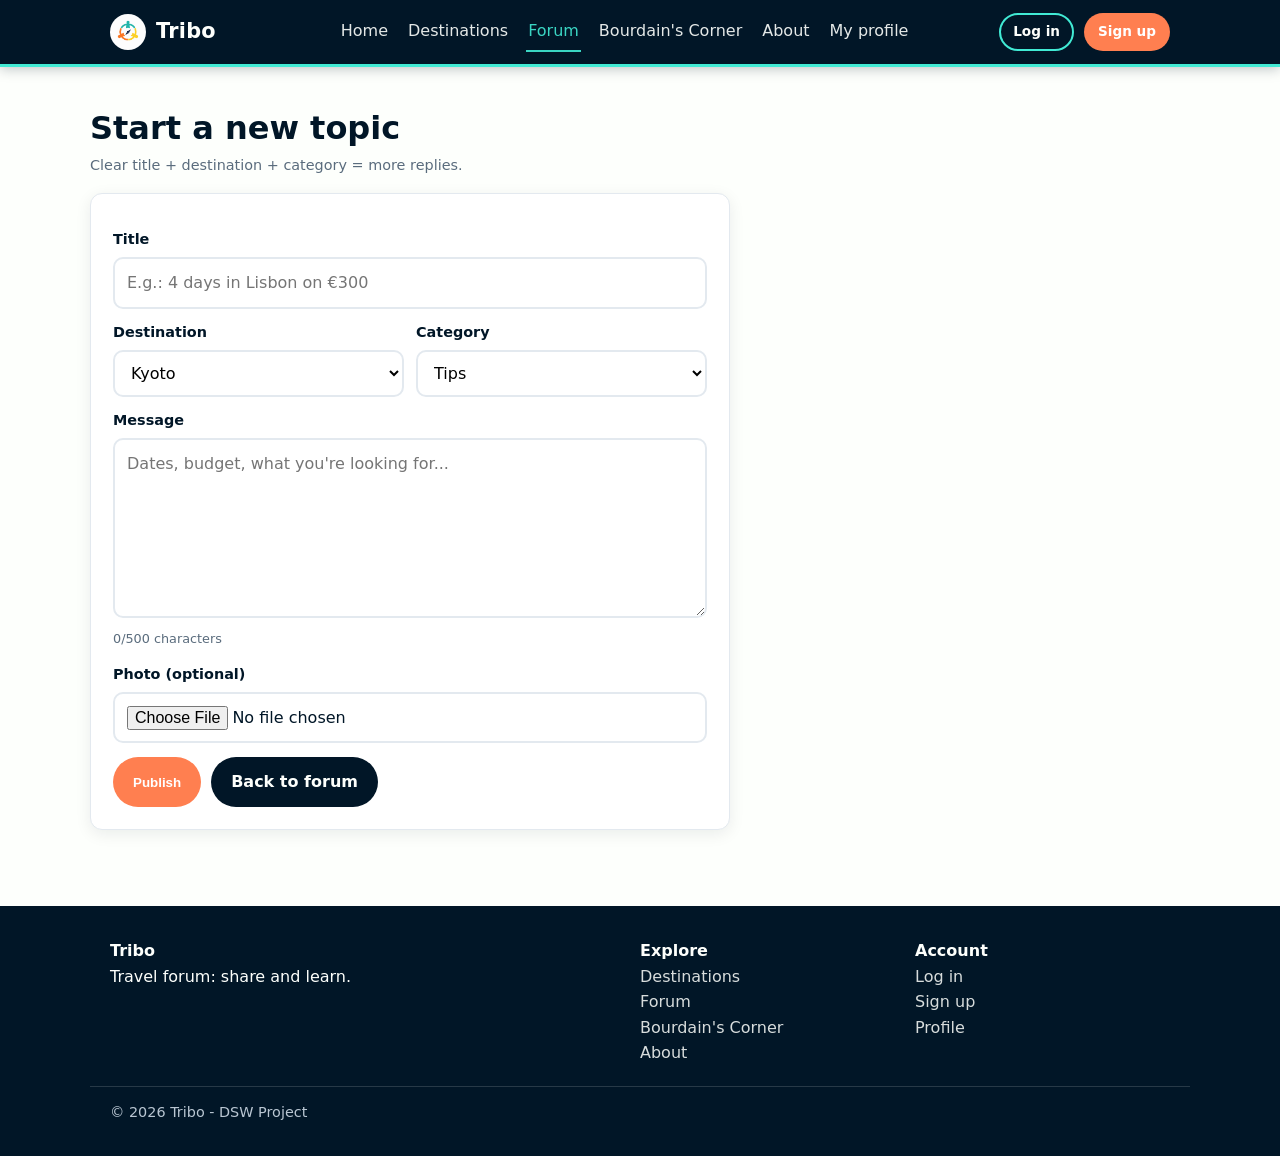
<file: Proyecto-dsw/proyecto-dsw/crear-tema.html>
<!DOCTYPE html>
<html lang="en">
  <head>
    <meta charset="UTF-8">
    <meta name="viewport" content="width=device-width, initial-scale=1.0">
    <title>New topic - Tribo</title>
    <link rel="icon" type="image/png" href="pics/Logo/favicon.png">
    <link rel="stylesheet" href="css/styles.css">
    <script src="js/form-validation.js" defer></script>
    <script src="js/image-preview.js" defer></script>
    <script src="js/char-counter.js" defer></script>
    <script src="js/auth.js" defer></script>
    <script src="js/modal.js" defer></script>
    <script src="js/main.js" defer></script>
  </head>
  <body>

    <header class="site-header">
      <div class="nav-wrap">

        <a class="logo" href="index.html"><img src="pics/Logo/favicon.png" alt="Tribo"><span>Tribo</span></a>

        <nav class="main-nav" aria-label="Main">
          <a href="index.html">Home</a>
          <a href="destinos.html">Destinations</a>
          <a class="active" href="foro.html" aria-current="page">Forum</a>
          <a href="bourdain-corner.html">Bourdain's Corner</a>
          <a href="nosotros.html">About</a>
          <a href="perfil.html">My profile</a>
        </nav>

        <div class="nav-actions">
          <a class="btn-ghost btn btn-small" href="login.html">Log in</a>
          <a class="btn btn-small" href="registro.html">Sign up</a>
        </div>

      </div>
    </header>

    <main class="container section">
      <h1>Start a new topic</h1>
      <p class="meta">Clear title + destination + category = more replies.</p>

      <form class="form" style="margin-top:16px" onsubmit="return false">

        <label for="t">Title</label>
        <input id="t" placeholder="E.g.: 4 days in Lisbon on €300">

        <div class="form-row">
          <div>
            <label for="d">Destination</label>
            <select id="d">
              <option>Kyoto</option>
              <option>Patagonia</option>
              <option>Barcelona</option>
              <option>Cancun</option>
              <option>Lisbon</option>
              <option>Iceland</option>
            </select>
          </div>

          <div>
            <label for="c">Category</label>
            <select id="c">
              <option>Tips</option>
              <option>Routes</option>
              <option>Budget</option>
              <option>Buddies</option>
            </select>
          </div>
        </div>

        <label for="m">Message</label>
        <textarea id="m" rows="6" placeholder="Dates, budget, what you're looking for..." data-min-chars="30" data-max-chars="500"></textarea>

        <label for="f">Photo (optional)</label>
        <input id="f" type="file">

        <p style="margin-top:14px;display:flex;gap:10px">
          <button class="btn" type="submit">Publish</button>
          <a class="btn btn-light" href="foro.html">Back to forum</a>
        </p>

      </form>
    </main>

    <footer class="site-footer">
      <div class="container footer-grid">

        <div>
          <strong>Tribo</strong>
          <p>Travel forum: share and learn.</p>
        </div>

        <div>
          <strong>Explore</strong>
          <br>
          <a href="destinos.html">Destinations</a>
          <br>
          <a href="foro.html">Forum</a>
          <br>
          <a href="bourdain-corner.html">Bourdain's Corner</a>
          <br>
          <a href="nosotros.html">About</a>
        </div>

        <div>
          <strong>Account</strong>
          <br>
          <a href="login.html">Log in</a>
          <br>
          <a href="registro.html">Sign up</a>
          <br>
          <a href="perfil.html">Profile</a>
        </div>

      </div>

      <div class="container copy">© 2026 Tribo - DSW Project</div>
    </footer>

  </body>
</html>
</file>
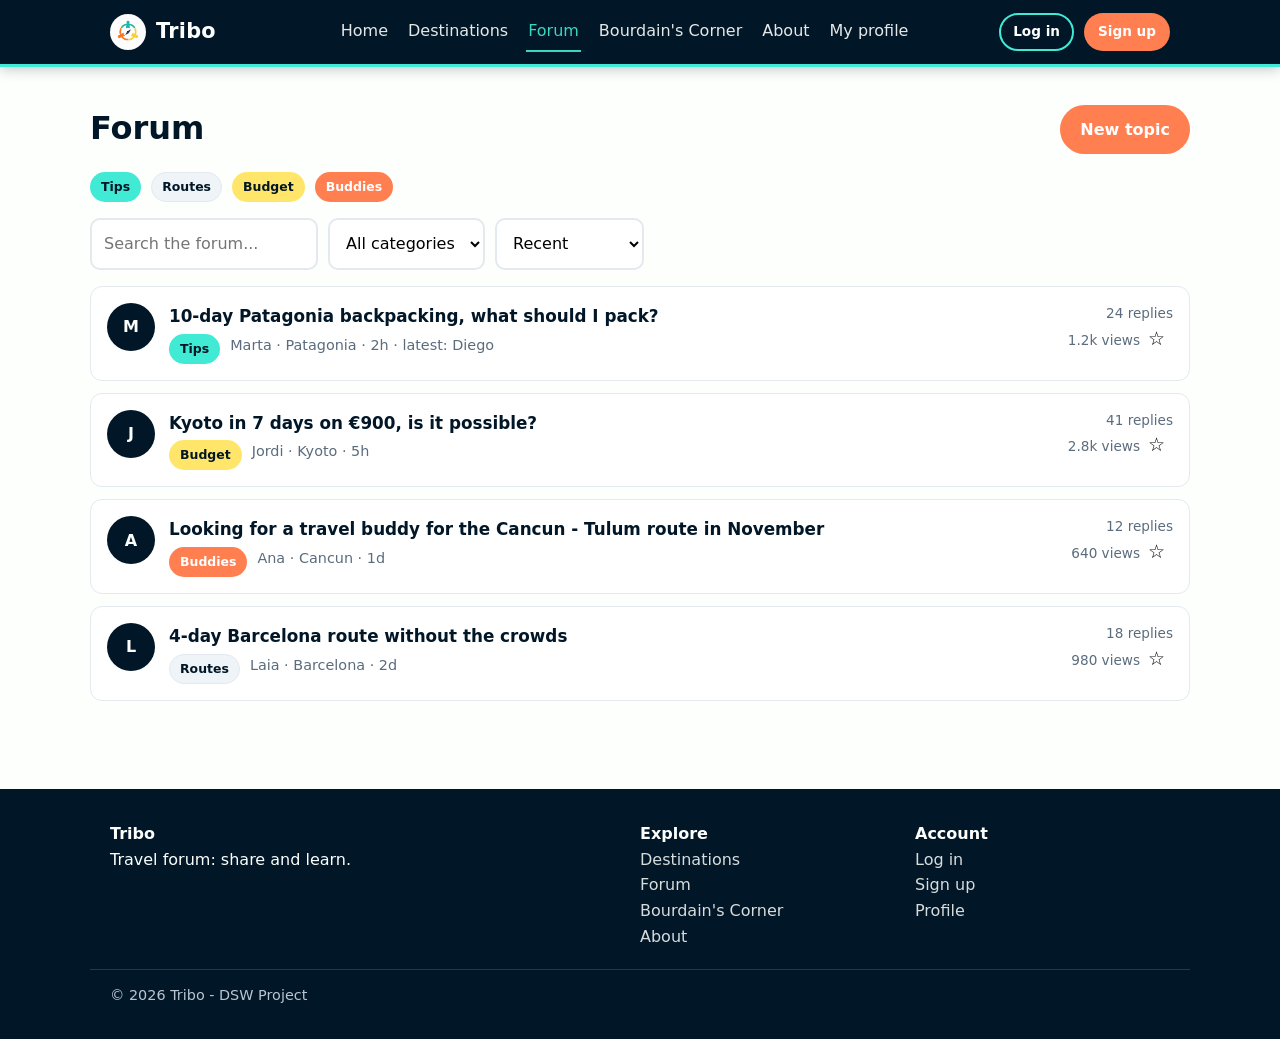
<file: Proyecto-dsw/proyecto-dsw/foro.html>
<!DOCTYPE html>
<html lang="en">
  <head>
    <meta charset="UTF-8">
    <meta name="viewport" content="width=device-width, initial-scale=1.0">
    <title>Forum - Tribo</title>
    <link rel="icon" type="image/png" href="pics/Logo/favicon.png">
    <link rel="stylesheet" href="css/styles.css">
    <script src="js/search-filter.js" defer></script>
    <script src="js/favorites.js" defer></script>
    <script src="js/auth.js" defer></script>
    <script src="js/modal.js" defer></script>
    <script src="js/main.js" defer></script>
  </head>
  <body>

    <header class="site-header">
      <div class="nav-wrap">

        <a class="logo" href="index.html"><img src="pics/Logo/favicon.png" alt="Tribo"><span>Tribo</span></a>

        <nav class="main-nav" aria-label="Main">
          <a href="index.html">Home</a>
          <a href="destinos.html">Destinations</a>
          <a class="active" href="foro.html" aria-current="page">Forum</a>
          <a href="bourdain-corner.html">Bourdain's Corner</a>
          <a href="nosotros.html">About</a>
          <a href="perfil.html">My profile</a>
        </nav>

        <div class="nav-actions">
          <a class="btn-ghost btn btn-small" href="login.html">Log in</a>
          <a class="btn btn-small" href="registro.html">Sign up</a>
        </div>

      </div>
    </header>

    <main class="container section">

      <div class="section-head">
        <h1>Forum</h1>
        <a class="btn" href="crear-tema.html">New topic</a>
      </div>

      <div class="meta">
        <span class="badge badge-teal">Tips</span>
        <span class="badge">Routes</span>
        <span class="badge badge-yellow">Budget</span>
        <span class="badge badge-coral">Buddies</span>
      </div>

      <div class="forum-tools">
        <input type="search" placeholder="Search the forum...">
        <select>
          <option>All categories</option>
          <option>Tips</option>
          <option>Routes</option>
          <option>Budget</option>
          <option>Buddies</option>
        </select>
        <select>
          <option>Recent</option>
          <option>Most viewed</option>
          <option>Most replies</option>
        </select>
      </div>

      <div class="topic">
        <div class="avatar">M</div>
        <div>
          <h3><a href="tema.html">10-day Patagonia backpacking, what should I pack?</a></h3>
          <p class="meta">
            <span class="badge badge-teal">Tips</span>
            Marta · Patagonia · 2h · latest: Diego
          </p>
        </div>
        <div class="counts">24 replies<br>1.2k views</div>
      </div>

      <div class="topic">
        <div class="avatar">J</div>
        <div>
          <h3><a href="tema.html">Kyoto in 7 days on €900, is it possible?</a></h3>
          <p class="meta">
            <span class="badge badge-yellow">Budget</span>
            Jordi · Kyoto · 5h
          </p>
        </div>
        <div class="counts">41 replies<br>2.8k views</div>
      </div>

      <div class="topic">
        <div class="avatar">A</div>
        <div>
          <h3><a href="tema.html">Looking for a travel buddy for the Cancun - Tulum route in November</a></h3>
          <p class="meta">
            <span class="badge badge-coral">Buddies</span>
            Ana · Cancun · 1d
          </p>
        </div>
        <div class="counts">12 replies<br>640 views</div>
      </div>

      <div class="topic">
        <div class="avatar">L</div>
        <div>
          <h3><a href="tema.html">4-day Barcelona route without the crowds</a></h3>
          <p class="meta">
            <span class="badge">Routes</span>
            Laia · Barcelona · 2d
          </p>
        </div>
        <div class="counts">18 replies<br>980 views</div>
      </div>

    </main>

    <footer class="site-footer">
      <div class="container footer-grid">

        <div>
          <strong>Tribo</strong>
          <p>Travel forum: share and learn.</p>
        </div>

        <div>
          <strong>Explore</strong>
          <br>
          <a href="destinos.html">Destinations</a>
          <br>
          <a href="foro.html">Forum</a>
          <br>
          <a href="bourdain-corner.html">Bourdain's Corner</a>
          <br>
          <a href="nosotros.html">About</a>
        </div>

        <div>
          <strong>Account</strong>
          <br>
          <a href="login.html">Log in</a>
          <br>
          <a href="registro.html">Sign up</a>
          <br>
          <a href="perfil.html">Profile</a>
        </div>

      </div>

      <div class="container copy">© 2026 Tribo - DSW Project</div>
    </footer>

  </body>
</html>
</file>
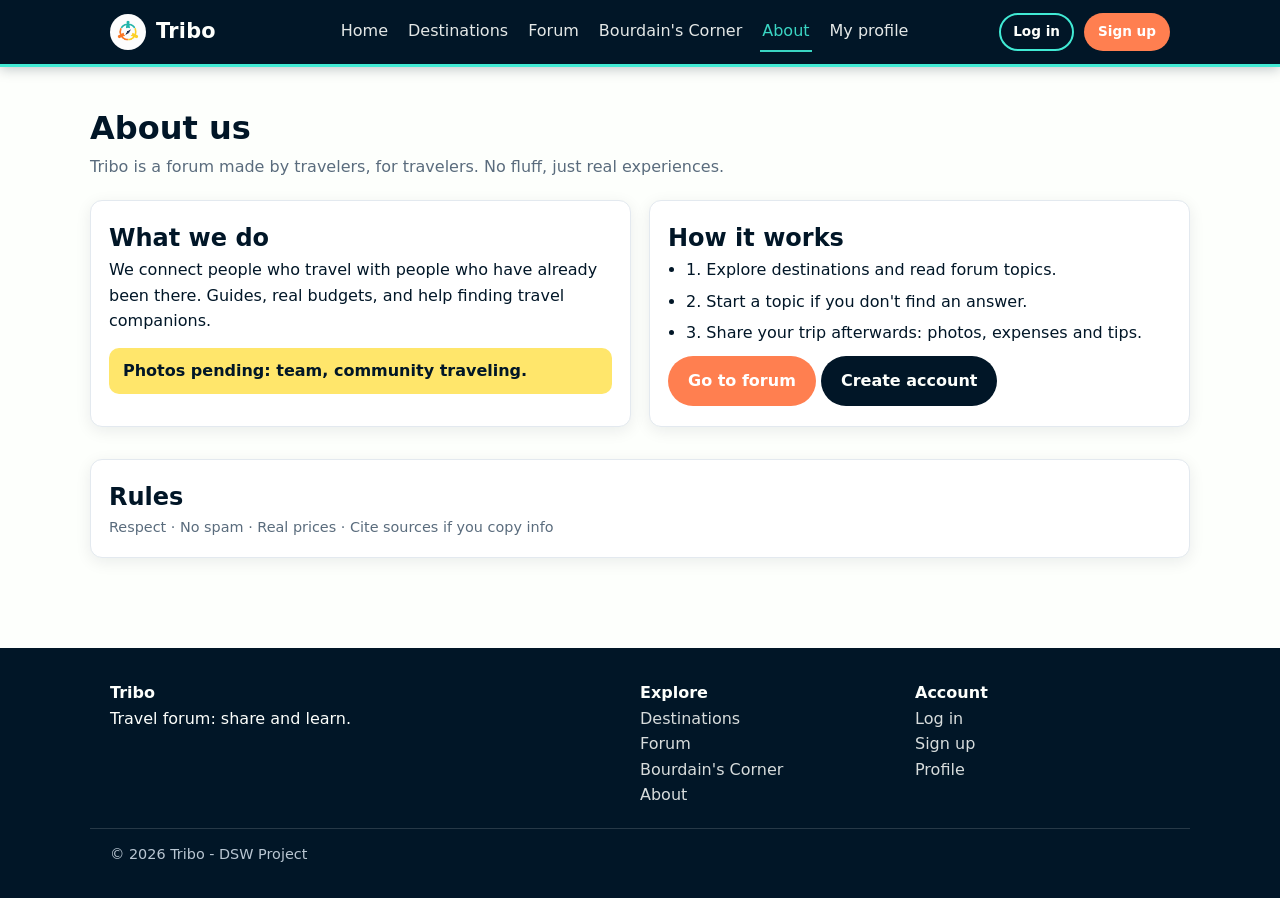
<file: Proyecto-dsw/proyecto-dsw/nosotros.html>
<!DOCTYPE html>
<html lang="en">
  <head>
    <meta charset="UTF-8">
    <meta name="viewport" content="width=device-width, initial-scale=1.0">
    <title>About - Tribo</title>
    <link rel="icon" type="image/png" href="pics/Logo/favicon.png">
    <link rel="stylesheet" href="css/styles.css">
    <script src="js/auth.js" defer></script>
    <script src="js/modal.js" defer></script>
    <script src="js/main.js" defer></script>
  </head>
  <body>

    <header class="site-header">
      <div class="nav-wrap">

        <a class="logo" href="index.html"><img src="pics/Logo/favicon.png" alt="Tribo"><span>Tribo</span></a>

        <nav class="main-nav" aria-label="Main">
          <a href="index.html">Home</a>
          <a href="destinos.html">Destinations</a>
          <a href="foro.html">Forum</a>
          <a href="bourdain-corner.html">Bourdain's Corner</a>
          <a class="active" href="nosotros.html" aria-current="page">About</a>
          <a href="perfil.html">My profile</a>
        </nav>

        <div class="nav-actions">
          <a class="btn-ghost btn btn-small" href="login.html">Log in</a>
          <a class="btn btn-small" href="registro.html">Sign up</a>
        </div>

      </div>
    </header>

    <main class="container section">
      <h1>About us</h1>

      <p class="lead" style="color:var(--muted);max-width:680px">Tribo is a forum made by travelers, for travelers. No fluff, just real experiences.</p>

      <div class="grid-2" style="margin-top:20px">

        <div class="post">
          <h2>What we do</h2>
          <p>We connect people who travel with people who have already been there. Guides, real budgets, and help finding travel companions.</p>
          <div class="highlight-bar">Photos pending: team, community traveling.</div>
        </div>

        <div class="post">
          <h2>How it works</h2>
          <ul class="tips">
            <li>1. Explore destinations and read forum topics.</li>
            <li>2. Start a topic if you don't find an answer.</li>
            <li>3. Share your trip afterwards: photos, expenses and tips.</li>
          </ul>
          <p style="margin-top:10px">
            <a class="btn" href="foro.html">Go to forum</a>
            <a class="btn btn-light" href="registro.html">Create account</a>
          </p>
        </div>

      </div>

      <div class="post" style="margin-top:18px">
        <h2>Rules</h2>
        <p class="meta">Respect · No spam · Real prices · Cite sources if you copy info</p>
      </div>

    </main>

    <footer class="site-footer">
      <div class="container footer-grid">

        <div>
          <strong>Tribo</strong>
          <p>Travel forum: share and learn.</p>
        </div>

        <div>
          <strong>Explore</strong>
          <br>
          <a href="destinos.html">Destinations</a>
          <br>
          <a href="foro.html">Forum</a>
          <br>
          <a href="bourdain-corner.html">Bourdain's Corner</a>
          <br>
          <a href="nosotros.html">About</a>
        </div>

        <div>
          <strong>Account</strong>
          <br>
          <a href="login.html">Log in</a>
          <br>
          <a href="registro.html">Sign up</a>
          <br>
          <a href="perfil.html">Profile</a>
        </div>

      </div>

      <div class="container copy">© 2026 Tribo - DSW Project</div>
    </footer>

  </body>
</html>
</file>
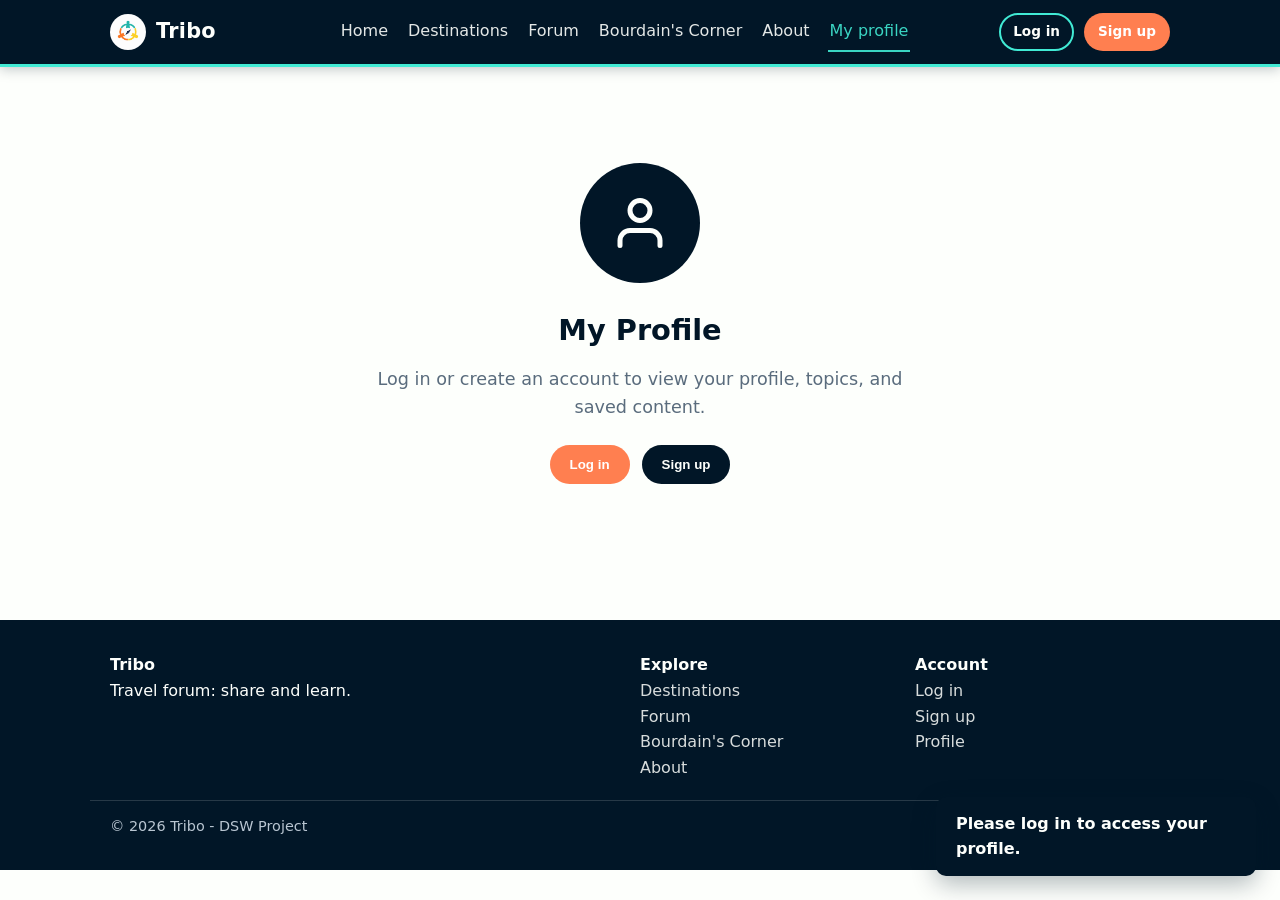
<file: Proyecto-dsw/proyecto-dsw/perfil.html>
<!DOCTYPE html>
<html lang="en">
  <head>
    <meta charset="UTF-8">
    <meta name="viewport" content="width=device-width, initial-scale=1.0">
    <title>My profile - Tribo</title>
    <link rel="icon" type="image/png" href="pics/Logo/favicon.png">
    <link rel="stylesheet" href="css/styles.css">
    <script src="js/auth.js" defer></script>
    <script src="js/favorites.js" defer></script>
    <script src="js/profile-tabs.js" defer></script>
    <script src="js/profile-data.js" defer></script>
    <script src="js/modal.js" defer></script>
    <script src="js/main.js" defer></script>
  </head>
  <body>

    <header class="site-header">
      <div class="nav-wrap">

        <a class="logo" href="index.html"><img src="pics/Logo/favicon.png" alt="Tribo"><span>Tribo</span></a>

        <nav class="main-nav" aria-label="Main">
          <a href="index.html">Home</a>
          <a href="destinos.html">Destinations</a>
          <a href="foro.html">Forum</a>
          <a href="bourdain-corner.html">Bourdain's Corner</a>
          <a href="nosotros.html">About</a>
          <a class="active" href="perfil.html" aria-current="page">My profile</a>
        </nav>

        <div class="nav-actions">
          <a class="btn-ghost btn btn-small" href="login.html">Log in</a>
          <a class="btn btn-small" href="registro.html">Sign up</a>
        </div>

      </div>
    </header>

    <main class="container section">

      <!-- Vista para usuario NO autenticado -->
      <div id="profile-guest" style="text-align:center;padding:60px 20px;max-width:600px;margin:0 auto;">
        <div style="width:120px;height:120px;border-radius:50%;background:var(--dark);color:var(--bg);display:flex;align-items:center;justify-content:center;font-size:3rem;margin:0 auto 24px;">
          <svg width="60" height="60" viewBox="0 0 24 24" fill="none" stroke="currentColor" stroke-width="2" stroke-linecap="round" stroke-linejoin="round"><path d="M20 21v-2a4 4 0 0 0-4-4H8a4 4 0 0 0-4 4v2"></path><circle cx="12" cy="7" r="4"></circle></svg>
        </div>
        <h1 style="font-size:1.8rem;margin-bottom:12px;">My Profile</h1>
        <p class="meta" style="font-size:1.1rem;margin-bottom:24px;">Log in or create an account to view your profile, topics, and saved content.</p>
        <div style="display:flex;gap:12px;justify-content:center;flex-wrap:wrap;">
          <button class="btn" id="guest-login-btn">Log in</button>
          <button class="btn btn-light" id="guest-register-btn">Sign up</button>
        </div>
      </div>

      <!-- Vista para usuario autenticado -->
      <div id="profile-authenticated" style="display:none;">

        <div class="profile-head">
          <div class="avatar" id="profile-avatar">J</div>
          <div>
            <h1 id="profile-name">User Name</h1>
            <p id="profile-info">0 countries · 0 replies · Member since 2024</p>
          </div>
        </div>

        <div class="tabs">
          <span class="badge badge-coral">My topics (0)</span>
          <span class="badge">Replies (0)</span>
          <span class="badge badge-yellow">Saved (0)</span>
        </div>

        <div id="tab-topics" class="tab-content active">
          <p class="meta" style="padding:16px;text-align:center;">You haven't created any topics yet. Start a conversation!</p>
        </div>

        <div id="tab-replies" class="tab-content" style="display:none;">
          <p class="meta" style="padding:16px;text-align:center;">You haven't posted any replies yet.</p>
        </div>

        <div id="tab-saved" class="tab-content" style="display:none;">
          <p class="meta" style="padding:16px;text-align:center;">No saved topics yet. Browse the forum and save topics you like!</p>
        </div>

        <div class="grid-2" style="margin-top:16px">
          <div class="sidebar-box">
            <h3>My trips</h3>
            <p class="meta">No trips added yet.</p>
          </div>

          <div class="sidebar-box">
            <h3>Saved</h3>
            <p class="meta">Nothing saved yet.</p>
          </div>
        </div>

      </div>

    </main>

    <footer class="site-footer">
      <div class="container footer-grid">

        <div>
          <strong>Tribo</strong>
          <p>Travel forum: share and learn.</p>
        </div>

        <div>
          <strong>Explore</strong>
          <br>
          <a href="destinos.html">Destinations</a>
          <br>
          <a href="foro.html">Forum</a>
          <br>
          <a href="bourdain-corner.html">Bourdain's Corner</a>
          <br>
          <a href="nosotros.html">About</a>
        </div>

        <div>
          <strong>Account</strong>
          <br>
          <a href="login.html">Log in</a>
          <br>
          <a href="registro.html">Sign up</a>
          <br>
          <a href="perfil.html">Profile</a>
        </div>

      </div>

      <div class="container copy">© 2026 Tribo - DSW Project</div>
    </footer>

  </body>
</html>
</file>
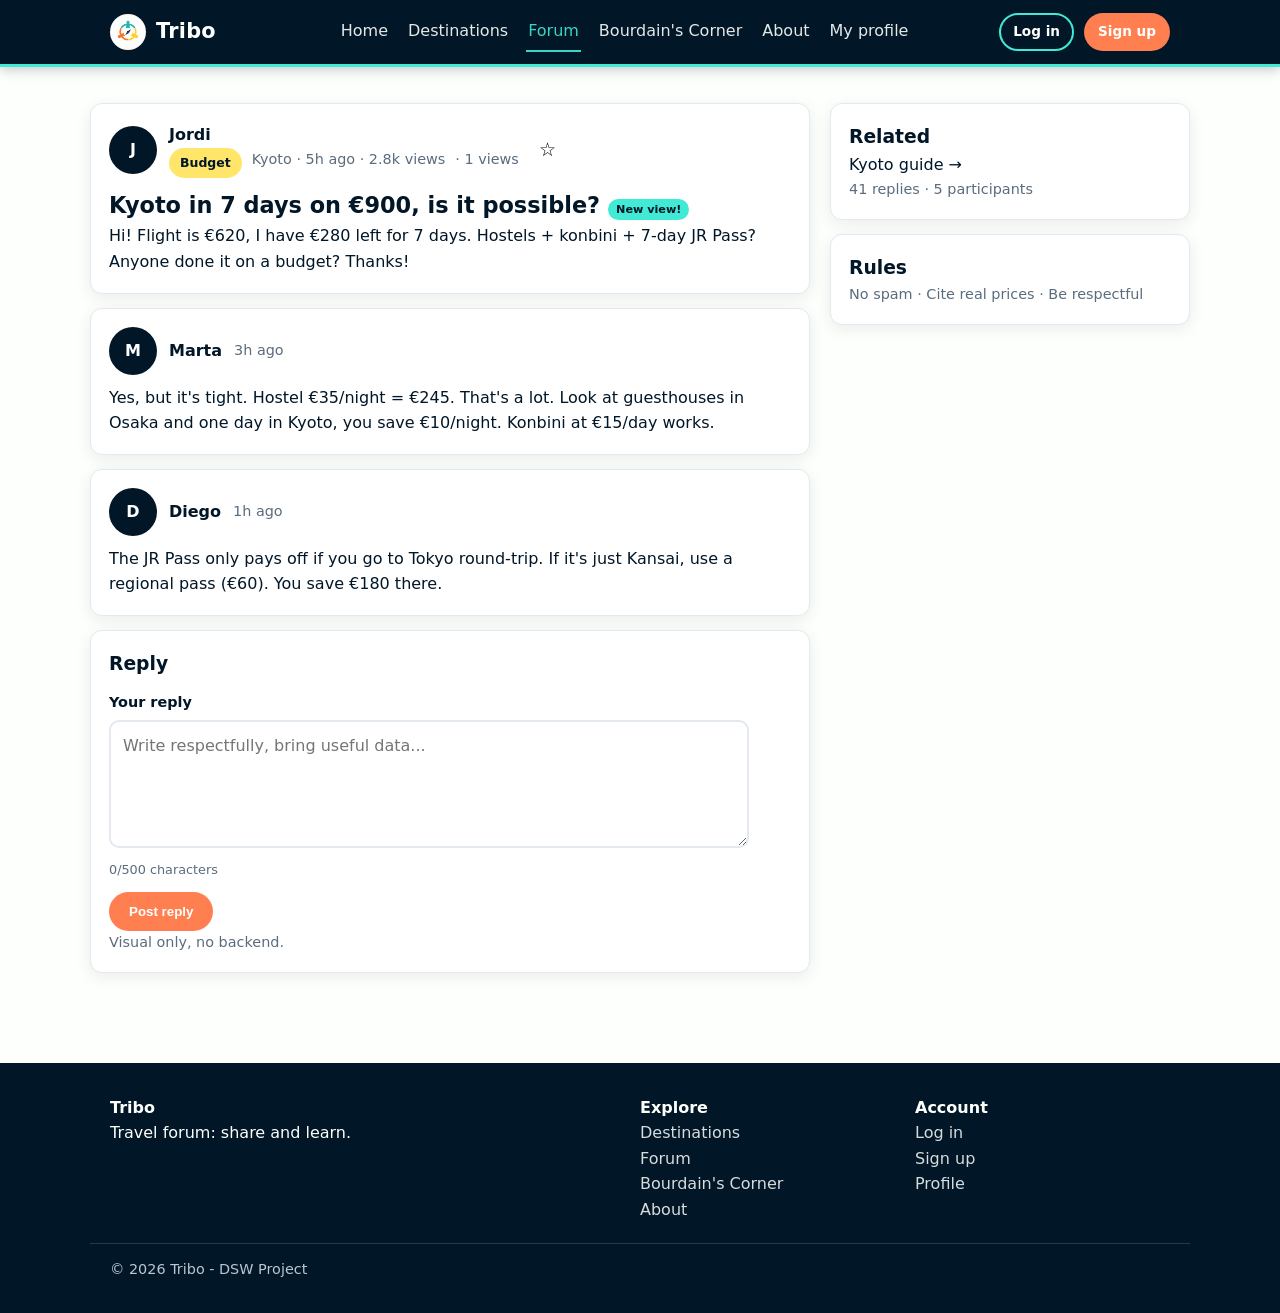
<file: Proyecto-dsw/proyecto-dsw/tema.html>
<!DOCTYPE html>
<html lang="en">
  <head>
    <meta charset="UTF-8">
    <meta name="viewport" content="width=device-width, initial-scale=1.0">
    <title>Topic - Tribo</title>
    <link rel="icon" type="image/png" href="pics/Logo/favicon.png">
    <link rel="stylesheet" href="css/styles.css">
    <script src="js/form-validation.js" defer></script>
    <script src="js/favorites.js" defer></script>
    <script src="js/view-counter.js" defer></script>
    <script src="js/char-counter.js" defer></script>
    <script src="js/auth.js" defer></script>
    <script src="js/modal.js" defer></script>
    <script src="js/main.js" defer></script>
  </head>
  <body>

    <header class="site-header">
      <div class="nav-wrap">

        <a class="logo" href="index.html"><img src="pics/Logo/favicon.png" alt="Tribo"><span>Tribo</span></a>

        <nav class="main-nav" aria-label="Main">
          <a href="index.html">Home</a>
          <a href="destinos.html">Destinations</a>
          <a class="active" href="foro.html" aria-current="page">Forum</a>
          <a href="bourdain-corner.html">Bourdain's Corner</a>
          <a href="nosotros.html">About</a>
          <a href="perfil.html">My profile</a>
        </nav>

        <div class="nav-actions">
          <a class="btn-ghost btn btn-small" href="login.html">Log in</a>
          <a class="btn btn-small" href="registro.html">Sign up</a>
        </div>

      </div>
    </header>

    <main class="container section detail-layout">

      <div>

        <article class="post">
          <div class="post-header">
            <div class="avatar">J</div>
            <div>
              <strong>Jordi</strong>
              <div class="meta">
                <span class="badge badge-yellow">Budget</span>
                Kyoto · 5h ago · 2.8k views
              </div>
            </div>
          </div>

          <h1 style="font-size:1.4rem">Kyoto in 7 days on €900, is it possible?</h1>

          <p>Hi! Flight is €620, I have €280 left for 7 days. Hostels + konbini + 7-day JR Pass? Anyone done it on a budget? Thanks!</p>
        </article>

        <div class="reply">
          <div class="reply-header">
            <div class="avatar">M</div>
            <strong>Marta</strong>
            <span class="meta">3h ago</span>
          </div>
          <p>Yes, but it's tight. Hostel €35/night = €245. That's a lot. Look at guesthouses in Osaka and one day in Kyoto, you save €10/night. Konbini at €15/day works.</p>
        </div>

        <div class="reply">
          <div class="reply-header">
            <div class="avatar">D</div>
            <strong>Diego</strong>
            <span class="meta">1h ago</span>
          </div>
          <p>The JR Pass only pays off if you go to Tokyo round-trip. If it's just Kansai, use a regional pass (€60). You save €180 there.</p>
        </div>

        <div class="post">
          <h3>Reply</h3>
          <form class="form" style="box-shadow:none;border:0;padding:0" onsubmit="return false">
            <label for="r">Your reply</label>
            <textarea id="r" rows="4" placeholder="Write respectfully, bring useful data..." data-min-chars="10" data-max-chars="500"></textarea>
            <p style="margin-top:10px">
              <button class="btn" type="submit">Post reply</button>
            </p>
            <p class="meta">Visual only, no backend.</p>
          </form>
        </div>

      </div>

      <aside>
        <div class="sidebar-box">
          <h3>Related</h3>
          <p><a href="destino-detalle.html">Kyoto guide →</a></p>
          <p class="meta">41 replies · 5 participants</p>
        </div>

        <div class="sidebar-box">
          <h3>Rules</h3>
          <p class="meta">No spam · Cite real prices · Be respectful</p>
        </div>
      </aside>

    </main>

    <footer class="site-footer">
      <div class="container footer-grid">

        <div>
          <strong>Tribo</strong>
          <p>Travel forum: share and learn.</p>
        </div>

        <div>
          <strong>Explore</strong>
          <br>
          <a href="destinos.html">Destinations</a>
          <br>
          <a href="foro.html">Forum</a>
          <br>
          <a href="bourdain-corner.html">Bourdain's Corner</a>
          <br>
          <a href="nosotros.html">About</a>
        </div>

        <div>
          <strong>Account</strong>
          <br>
          <a href="login.html">Log in</a>
          <br>
          <a href="registro.html">Sign up</a>
          <br>
          <a href="perfil.html">Profile</a>
        </div>

      </div>

      <div class="container copy">© 2026 Tribo - DSW Project</div>
    </footer>

  </body>
</html>
</file>
<file: Proyecto-dsw/proyecto-dsw/css/styles.css>
:root{
  --bg:#FDFFFC;
  --dark:#011627;
  --primary:#FF7F50;
  --accent:#41EAD4;
  --highlight:#FFE66B;
  --muted:#5A6C7D;
  --border:#E3E9EF;
  --radius:12px;
  --shadow:0 4px 16px rgba(1,22,39,.08);
  --max:1100px;
}
*{box-sizing:border-box;margin:0;padding:0}
body{
  font-family:system-ui,-apple-system,Segoe UI,Roboto,Arial,sans-serif;
  background:var(--bg);
  color:var(--dark);
  line-height:1.6;
}
a{color:inherit;text-decoration:none}
img{max-width:100%;display:block;border-radius:8px}
.card img.cover,.banner{background:var(--border)}
.container{max-width:var(--max);margin:0 auto;padding:0 20px}
/* Header */
.site-header{
  background:var(--dark);color:var(--bg);
  position:sticky;top:0;z-index:100;
  border-bottom:3px solid var(--accent);
  box-shadow:0 2px 12px rgba(1,22,39,.25);
}
.nav-wrap{display:flex;align-items:center;justify-content:space-between;gap:16px;padding:12px 20px;max-width:var(--max);margin:0 auto;flex-wrap:wrap;min-height:64px}
.logo{display:flex;align-items:center;gap:10px;min-width:140px;font-weight:800;font-size:1.3rem;letter-spacing:.3px;white-space:nowrap}
.logo img{height:36px;width:auto;border-radius:50%}
.logo span{color:var(--bg)}
.main-nav{display:flex;gap:16px;align-items:center;flex-wrap:wrap}
.main-nav a{opacity:.9;font-weight:500;padding:6px 2px;white-space:nowrap;border-bottom:2px solid transparent}
.main-nav a.active{color:var(--accent);border-bottom-color:var(--accent)}
.main-nav a:hover{color:var(--accent)}
.nav-actions{display:flex;gap:10px;align-items:center;min-height:36px;flex-shrink:0}
.btn{
  display:inline-block;border:2px solid transparent;cursor:pointer;
  padding:10px 18px;border-radius:999px;font-weight:700;
  background:var(--primary);color:#fff;
}
.btn:hover{filter:brightness(.95)}
.btn-ghost{background:transparent;color:var(--bg);border:2px solid var(--accent)}
.btn-light{background:var(--dark);color:var(--bg)}
.btn-small{padding:6px 12px;font-size:.85rem}
.search-inline{display:flex;gap:8px;margin-top:16px}
.search-inline input{
  flex:1;padding:12px 14px;border-radius:999px;border:2px solid var(--border);
}
/* Hero */
.hero{background:linear-gradient(180deg,#fff 0%,var(--bg) 100%);padding:48px 0 32px;border-bottom:1px solid var(--border)}
.hero h1{font-size:2.4rem;line-height:1.15;margin-bottom:12px}
.hero h1 em{font-style:normal;color:var(--primary)}
.hero p.lead{color:var(--muted);max-width:640px;font-size:1.1rem}
.hero-grid{display:grid;grid-template-columns:1.2fr .8fr;gap:28px;align-items:center}
.hero-card{background:var(--dark);color:var(--bg);border-radius:var(--radius);padding:20px;box-shadow:var(--shadow)}
.hero-card h3{margin-bottom:8px}
.stat-row{display:flex;gap:16px;margin-top:16px}
.stat{background:rgba(255,255,255,.08);padding:10px 14px;border-radius:10px;flex:1;text-align:center}
.stat strong{display:block;font-size:1.3rem;color:var(--highlight)}
/* Sections */
.section{padding:36px 0}
.section-head{display:flex;justify-content:space-between;align-items:end;margin-bottom:18px;gap:12px}
.section-head h2{font-size:1.6rem}
.section-head a.link{color:var(--primary);font-weight:700}
.grid-3{display:grid;grid-template-columns:repeat(3,1fr);gap:18px}
.grid-2{display:grid;grid-template-columns:repeat(2,1fr);gap:18px}
.card{background:#fff;border:1px solid var(--border);border-radius:var(--radius);overflow:hidden;box-shadow:var(--shadow);display:flex;flex-direction:column}
.card-body{padding:16px;display:flex;flex-direction:column;gap:8px;flex:1}
.card-body h3{font-size:1.1rem}
.meta{color:var(--muted);font-size:.9rem;display:flex;gap:10px;flex-wrap:wrap}
.badge{display:inline-block;font-size:.78rem;font-weight:700;padding:4px 10px;border-radius:999px;background:#EEF4F7;color:var(--dark);border:1px solid var(--border)}
.badge-teal{background:var(--accent);border-color:transparent}
.badge-coral{background:var(--primary);color:#fff;border-color:transparent}
.badge-yellow{background:var(--highlight);border-color:transparent}
.card img.cover{height:180px;width:100%;object-fit:cover;border-radius:0;aspect-ratio:3/2}
.card-footer{padding:12px 16px;border-top:1px solid var(--border);display:flex;justify-content:space-between;align-items:center}
/* Forum list */
.forum-tools{display:flex;gap:10px;flex-wrap:wrap;margin:16px 0}
.forum-tools input,.forum-tools select,.form input,.form select,.form textarea{
  padding:11px 12px;border-radius:10px;border:2px solid var(--border);font:inherit;width:100%;background:#fff;
}
.forum-tools input,.forum-tools select{width:auto}
.topic{background:#fff;border:1px solid var(--border);border-radius:var(--radius);padding:16px;display:grid;grid-template-columns:48px 1fr auto;gap:14px;align-items:start;margin-bottom:12px}
.avatar{width:48px;height:48px;border-radius:50%;background:var(--dark);color:var(--bg);display:flex;align-items:center;justify-content:center;font-weight:800}
.topic h3{font-size:1.05rem;margin-bottom:4px}
.topic h3 a:hover{color:var(--primary)}
.counts{text-align:right;color:var(--muted);font-size:.85rem}
/* Detail */
.detail-layout{display:grid;grid-template-columns:2fr 1fr;gap:20px}
.post,.reply,.sidebar-box{background:#fff;border:1px solid var(--border);border-radius:var(--radius);padding:18px;margin-bottom:14px;box-shadow:var(--shadow)}
.reply-header,.post-header{display:flex;gap:12px;align-items:center;margin-bottom:10px}
/* Forms */
.form{max-width:640px;background:#fff;border:1px solid var(--border);border-radius:var(--radius);padding:22px;box-shadow:var(--shadow)}
.form label{font-weight:700;font-size:.9rem;margin:12px 0 6px;display:block}
.form-row{display:grid;grid-template-columns:1fr 1fr;gap:12px}
.auth-wrap{max-width:440px;margin:32px auto}
.center{text-align:center}
.tips li{margin-left:18px;margin-bottom:6px}
/* Profile */
.profile-head{display:flex;gap:18px;align-items:center;background:var(--dark);color:var(--bg);border-radius:var(--radius);padding:22px;margin-bottom:18px}
.profile-head .avatar{width:72px;height:72px;font-size:1.5rem;background:var(--accent);color:var(--dark)}
.tabs{display:flex;gap:8px;margin-bottom:14px;flex-wrap:wrap}
/* Footer */
.site-footer{background:var(--dark);color:var(--bg);margin-top:40px;padding:32px 0}
.footer-grid{display:grid;grid-template-columns:2fr 1fr 1fr;gap:20px}
.site-footer a{opacity:.85}
.site-footer a:hover{color:var(--accent)}
.copy{margin-top:20px;border-top:1px solid rgba(255,255,255,.15);padding-top:14px;color:#B9C6D2;font-size:.9rem}
/* Banner image */
.banner{height:280px;object-fit:cover;width:100%;aspect-ratio:3/1}
.highlight-bar{background:var(--highlight);border-radius:10px;padding:10px 14px;font-weight:600;margin:14px 0}
/* Form validation */
input.error,textarea.error,select.error{border-color:#e74c3c !important}
input.success,textarea.success,select.success{border-color:#27ae60 !important}
.field-error{display:block;color:#e74c3c;font-size:.8rem;margin-top:4px;font-weight:500}
.char-counter{display:inline-block;margin-top:4px}
.password-strength{margin-top:6px;height:4px;border-radius:2px;transition:width .3s,background .3s}

/* Toast notifications */
.toast-notification{position:fixed;bottom:24px;right:24px;background:#011627;color:#FDFFFC;padding:14px 20px;border-radius:10px;font-weight:600;box-shadow:0 8px 24px rgba(1,22,39,.3);z-index:9999;animation:toastSlideIn .3s ease;max-width:320px}
@keyframes toastSlideIn{from{transform:translateX(120%);opacity:0}to{transform:translateX(0);opacity:1}}
@keyframes toastSlideOut{from{transform:translateX(0);opacity:1}to{transform:translateX(120%);opacity:0}}

/* No results message */
.no-results{text-align:center;padding:24px;color:var(--muted)}

/* Favorite button */
.favorite-btn{display:inline-block;background:none;border:none;cursor:pointer;font-size:1.2rem;padding:4px 8px;border-radius:6px;transition:transform .2s,background .2s;line-height:1}
.favorite-btn:hover{transform:scale(1.2);background:rgba(1,22,39,.08)}
.favorite-btn.active{color:var(--highlight)}

/* Profile tabs */
.tab-content{animation:fadeIn .3s ease}
.tab-content.active{display:block}
@keyframes fadeIn{from{opacity:0;transform:translateY(8px)}to{opacity:1;transform:translateY(0)}}

/* Char counter states */
.char-ok{color:#27ae60}
.char-warning{color:#e67e22}
.char-error{color:#e74c3c}

/* View badge */
.view-badge{display:inline-block;background:#41EAD4;color:#011627;font-size:.7rem;font-weight:700;padding:2px 8px;border-radius:999px;margin-left:8px;animation:fadeIn .3s ease}

/* Image preview */
#image-preview-container{margin-top:12px}
#image-preview-container img{max-width:300px;width:100%;border-radius:10px;border:2px solid var(--border)}

/* Modal overlay */
.modal-overlay{position:fixed;inset:0;background:rgba(1,22,39,.5);backdrop-filter:blur(8px);-webkit-backdrop-filter:blur(8px);z-index:1000;display:flex;align-items:center;justify-content:center;opacity:0;visibility:hidden;transition:opacity .3s ease,visibility .3s ease;padding:20px}
.modal-overlay.active{opacity:1;visibility:visible}
.modal-overlay.active .modal-box{transform:translateY(0) scale(1);opacity:1}
.modal-box{background:#fff;border-radius:16px;padding:32px;max-width:440px;width:100%;box-shadow:0 24px 64px rgba(1,22,39,.3);transform:translateY(20px) scale(.95);opacity:0;transition:transform .3s ease,opacity .3s ease;position:relative}
.modal-close{position:absolute;top:16px;right:16px;background:none;border:none;font-size:1.5rem;cursor:pointer;color:var(--muted);width:36px;height:36px;border-radius:50%;display:flex;align-items:center;justify-content:center;transition:background .2s,color .2s;line-height:1}
.modal-close:hover{background:rgba(1,22,39,.08);color:var(--dark)}
.modal-box h1{font-size:1.5rem;margin-bottom:8px}
.modal-box .form{padding:0;border:none;box-shadow:none;max-width:none}
.modal-box .form label{margin-top:16px}
.modal-box .auth-links{text-align:center;margin-top:16px}
.modal-box .auth-links a{color:var(--primary);font-weight:700;cursor:pointer}
.modal-box .auth-links a:hover{text-decoration:underline}

/* User greeting in header */
.user-greeting{color:var(--accent);font-weight:600;font-size:.9rem;margin-right:8px}

/* Responsive */
@media(max-width:860px){
  .hero-grid,.grid-3,.grid-2,.detail-layout,.footer-grid,.form-row{grid-template-columns:1fr}
  .nav-wrap{gap:10px}
  .main-nav{order:3;width:100%;overflow-x:auto;flex-wrap:nowrap;padding-bottom:6px;font-size:.92rem}
  .nav-actions{margin-left:auto}
  .hero h1{font-size:1.9rem}
  .topic{grid-template-columns:1fr}
  .counts{text-align:left}
  .toast-notification{left:24px;right:24px;max-width:none}
}
</file>
